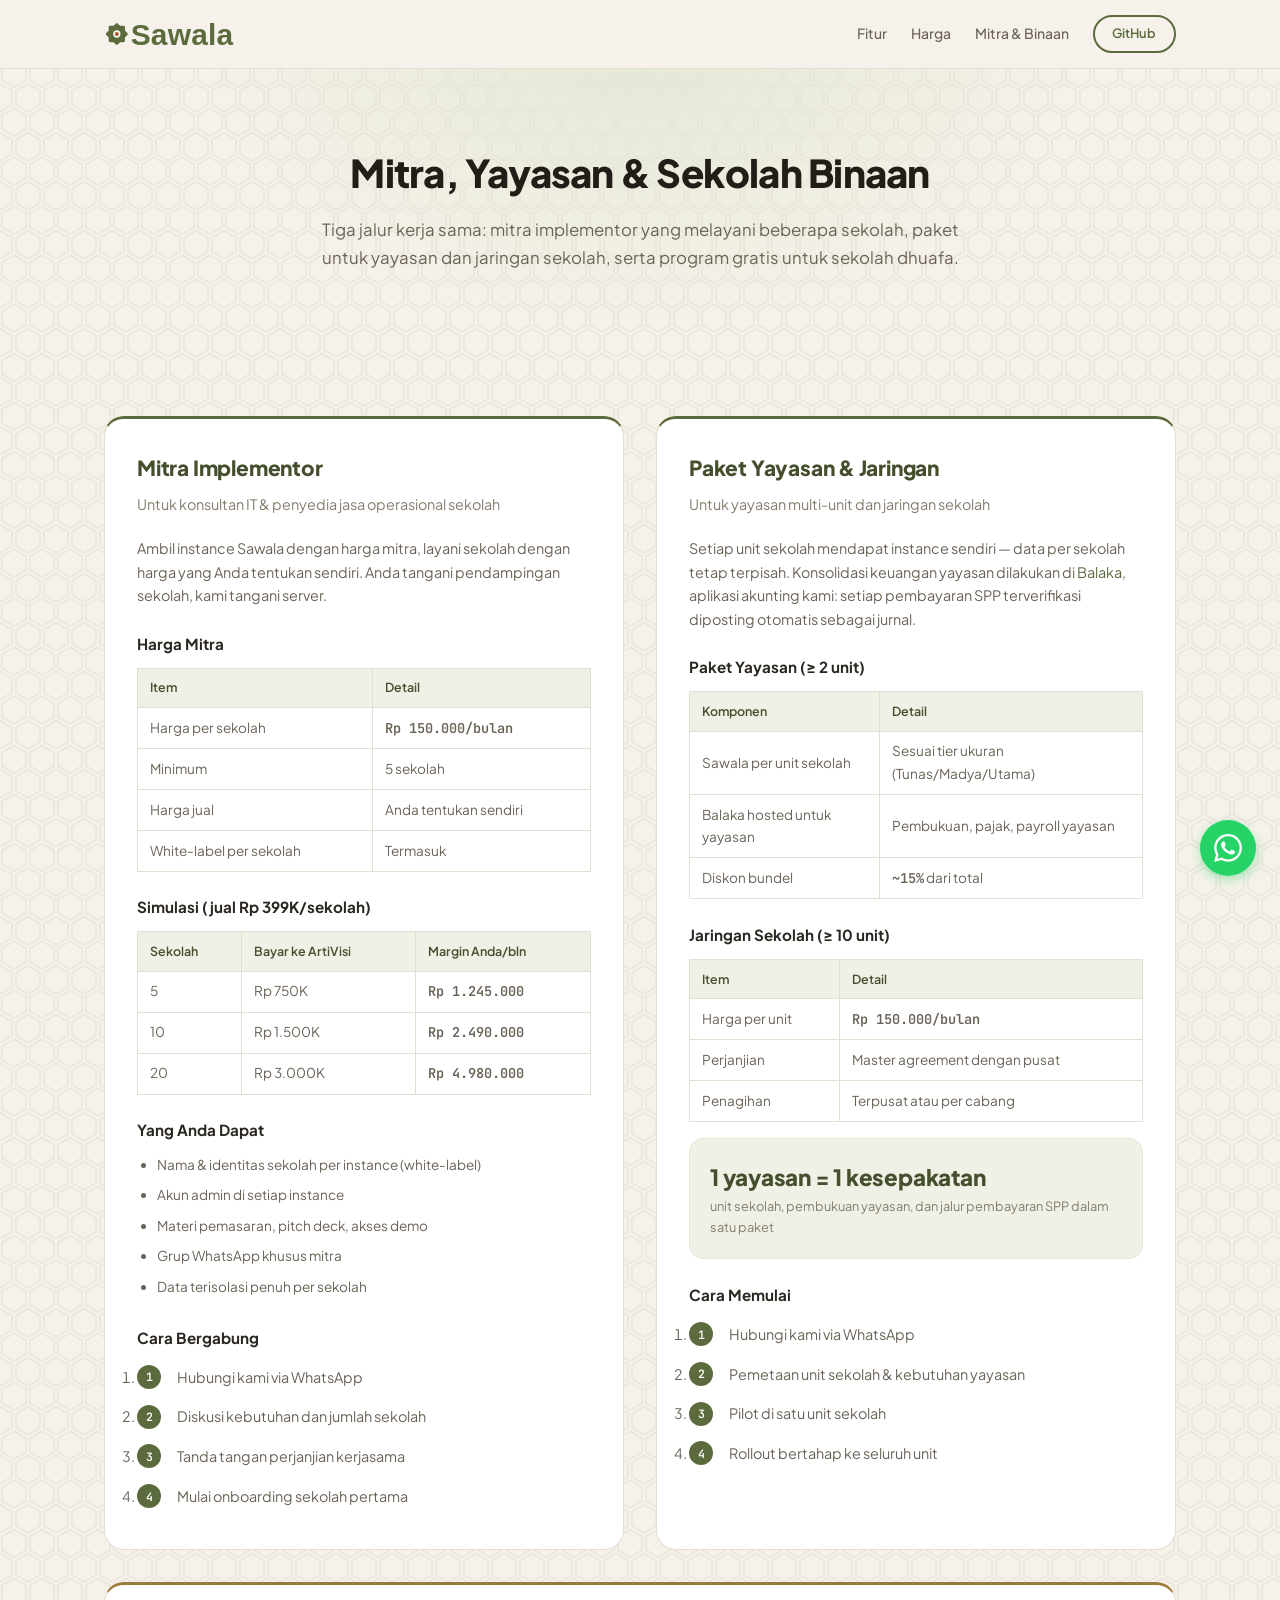
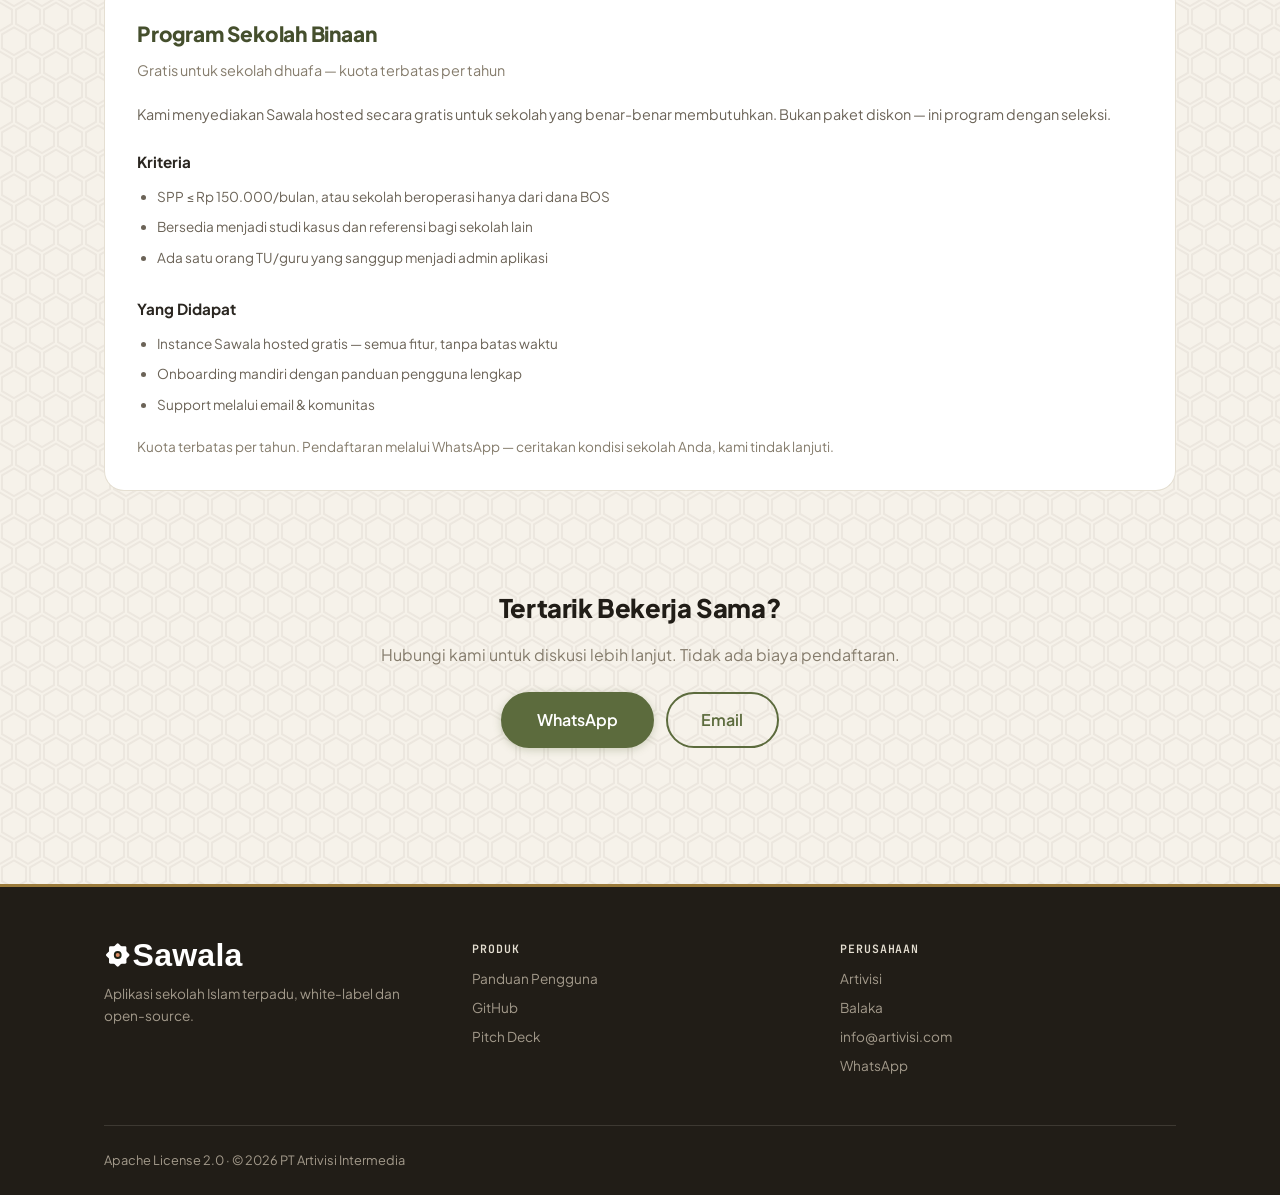
<file: mitra.html>
<!DOCTYPE html>
<html lang="id">
<head>
<meta charset="UTF-8">
<meta name="viewport" content="width=device-width, initial-scale=1.0">
<title>Mitra, Yayasan & Sekolah Binaan — Sawala</title>
<meta name="description" content="Program mitra implementor, paket yayasan & jaringan sekolah, dan Program Sekolah Binaan untuk Sawala.">
<link rel="icon" type="image/svg+xml" href="favicon.svg">
<link rel="preconnect" href="https://fonts.googleapis.com">
<link rel="preconnect" href="https://fonts.gstatic.com" crossorigin>
<link href="https://fonts.googleapis.com/css2?family=Plus+Jakarta+Sans:wght@400;500;600;700;800&family=JetBrains+Mono:wght@500;600&display=swap" rel="stylesheet">
<link rel="stylesheet" href="style.css">
<style>
  /* Page-specific styles — built on the shared warm-ink tokens */
  .ref-hero {
    position: relative;
    padding: 4.5rem 0 3.5rem;
    text-align: center;
    overflow: hidden;
  }
  .ref-hero::before {
    content: '';
    position: absolute;
    inset: 0;
    background:
      radial-gradient(640px 420px at 50% -10%, var(--brand-100) 0%, rgba(228,232,213,0) 70%);
    pointer-events: none;
  }
  .ref-hero > .container { position: relative; }
  .ref-hero h1 {
    font-size: clamp(1.7rem, 3.5vw, 2.4rem);
    font-weight: 800;
    letter-spacing: -0.02em;
    color: var(--slate-900);
    margin-bottom: 0.75rem;
  }
  .ref-hero p { font-size: 1.05rem; color: var(--slate-600); max-width: 640px; margin: 0 auto; }

  .program-grid {
    display: grid;
    grid-template-columns: 1fr 1fr;
    gap: 2rem;
    margin-bottom: 3rem;
  }
  .program-card {
    background: var(--surface);
    border: 1px solid var(--line);
    border-radius: var(--radius-lg);
    border-top: 3px solid var(--brand);
    padding: 2rem;
    transition: box-shadow 0.25s ease, transform 0.25s ease;
  }
  .program-card:hover { box-shadow: var(--shadow-lg); transform: translateY(-3px); }
  .program-card.full { grid-column: 1 / -1; border-top-color: var(--gold); }
  .program-card h2 {
    font-size: 1.3rem;
    font-weight: 800;
    letter-spacing: -0.01em;
    color: var(--brand-dark);
    margin-bottom: 0.5rem;
  }
  .program-card .subtitle { font-size: 0.9rem; color: var(--slate-500); margin-bottom: 1.25rem; }
  .program-card h3 { font-size: 0.95rem; font-weight: 700; color: var(--slate-800); margin: 1.4rem 0 0.5rem; }

  .commission-table { width: 100%; border-collapse: collapse; margin: 0.75rem 0; font-size: 0.85rem; }
  .commission-table th, .commission-table td { padding: 0.55rem 0.75rem; text-align: left; border: 1px solid var(--line); }
  .commission-table th {
    background: var(--brand-50);
    font-weight: 600;
    font-size: 0.78rem;
    color: var(--brand-dark);
  }
  .commission-table td { color: var(--slate-600); }
  .commission-table strong { font-family: var(--font-mono); font-weight: 600; font-variant-numeric: tabular-nums; }

  .highlight-box {
    background: var(--brand-50);
    border: 1px solid var(--brand-100);
    border-radius: var(--radius);
    padding: 1.25rem;
    margin: 1rem 0;
  }
  .highlight-box .amount { font-size: 1.4rem; font-weight: 800; letter-spacing: -0.01em; color: var(--brand-dark); }
  .highlight-box .label { font-size: 0.8rem; color: var(--slate-500); }

  .steps-list { counter-reset: step; padding: 0; }
  .steps-list li {
    counter-increment: step;
    padding: 0.5rem 0 0.5rem 2.5rem;
    position: relative;
    font-size: 0.9rem;
    color: var(--slate-600);
  }
  .steps-list li::before {
    content: counter(step);
    position: absolute;
    left: 0;
    top: 0.45rem;
    width: 24px;
    height: 24px;
    background: var(--brand);
    color: white;
    border-radius: 50%;
    font-family: var(--font-mono);
    font-size: 0.72rem;
    font-weight: 600;
    display: flex;
    align-items: center;
    justify-content: center;
  }

  .ref-cta {
    text-align: center;
    padding: 3rem 0;
  }
  .ref-cta h2 { font-size: 1.6rem; font-weight: 800; letter-spacing: -0.015em; color: var(--slate-900); margin-bottom: 0.75rem; }
  .ref-cta p { color: var(--slate-500); margin-bottom: 1.5rem; }

  @media (max-width: 768px) {
    .program-grid { grid-template-columns: 1fr; }
  }

  /* Dark mode: tokens flip in style.css; only page-specific accents remain */
  @media (prefers-color-scheme: dark) {
    .ref-hero::before {
      background: radial-gradient(640px 420px at 50% -10%, rgba(51,59,32,0.55) 0%, rgba(51,59,32,0) 70%);
    }
    .program-card { border-top-color: #74874E; }
    .program-card.full { border-top-color: #B89A5C; }
    .program-card h2 { color: #A9B87F; }
    .commission-table th { color: #BCCA93; }
    .highlight-box .amount { color: #BCCA93; }
  }
</style>
</head>
<body>

<!-- Nav (same as main site) -->
<nav class="nav">
  <div class="container nav-inner">
    <a href="/" class="nav-logo">
      <img src="logo-full.svg" alt="Sawala" height="32" class="logo-light">
      <img src="logo-full-dark.svg" alt="Sawala" height="32" class="logo-dark">
    </a>
    <div class="nav-links">
      <a href="/#features">Fitur</a>
      <a href="/#pricing">Harga</a>
      <a href="/mitra.html">Mitra & Binaan</a>
      <a href="https://github.com/artivisi/sawala" class="btn btn-sm btn-outline">GitHub</a>
    </div>
    <button class="nav-menu-btn" onclick="toggleMenu()" aria-label="Menu">
      <svg width="24" height="24" fill="none" stroke="currentColor" stroke-width="2"><path d="M4 6h16M4 12h16M4 18h16"/></svg>
    </button>
  </div>
  <div class="nav-mobile" id="mobile-menu">
    <a href="/#features" onclick="toggleMenu()">Fitur</a>
    <a href="/#pricing" onclick="toggleMenu()">Harga</a>
    <a href="/mitra.html" onclick="toggleMenu()">Mitra & Binaan</a>
    <a href="https://github.com/artivisi/sawala" class="btn btn-sm btn-outline">GitHub</a>
  </div>
</nav>

<!-- Hero -->
<header class="ref-hero">
  <div class="container">
    <h1>Mitra, Yayasan & Sekolah Binaan</h1>
    <p>Tiga jalur kerja sama: mitra implementor yang melayani beberapa sekolah, paket untuk yayasan dan jaringan sekolah, serta program gratis untuk sekolah dhuafa.</p>
  </div>
</header>

<!-- Programs -->
<section class="section">
  <div class="container">
    <div class="program-grid">

      <!-- Mitra Implementor -->
      <div class="program-card">
        <h2>Mitra Implementor</h2>
        <p class="subtitle">Untuk konsultan IT & penyedia jasa operasional sekolah</p>

        <p style="font-size:0.9rem;color:var(--slate-600);">Ambil instance Sawala dengan harga mitra, layani sekolah dengan harga yang Anda tentukan sendiri. Anda tangani pendampingan sekolah, kami tangani server.</p>

        <h3>Harga Mitra</h3>
        <table class="commission-table">
          <tr><th>Item</th><th>Detail</th></tr>
          <tr><td>Harga per sekolah</td><td><strong>Rp 150.000/bulan</strong></td></tr>
          <tr><td>Minimum</td><td>5 sekolah</td></tr>
          <tr><td>Harga jual</td><td>Anda tentukan sendiri</td></tr>
          <tr><td>White-label per sekolah</td><td>Termasuk</td></tr>
        </table>

        <h3>Simulasi (jual Rp 399K/sekolah)</h3>
        <table class="commission-table">
          <tr><th>Sekolah</th><th>Bayar ke ArtiVisi</th><th>Margin Anda/bln</th></tr>
          <tr><td>5</td><td>Rp 750K</td><td><strong>Rp 1.245.000</strong></td></tr>
          <tr><td>10</td><td>Rp 1.500K</td><td><strong>Rp 2.490.000</strong></td></tr>
          <tr><td>20</td><td>Rp 3.000K</td><td><strong>Rp 4.980.000</strong></td></tr>
        </table>

        <h3>Yang Anda Dapat</h3>
        <ul style="font-size:0.85rem;color:var(--slate-600);padding-left:1.25rem;">
          <li style="padding:0.25rem 0;list-style:disc;">Nama & identitas sekolah per instance (white-label)</li>
          <li style="padding:0.25rem 0;list-style:disc;">Akun admin di setiap instance</li>
          <li style="padding:0.25rem 0;list-style:disc;">Materi pemasaran, pitch deck, akses demo</li>
          <li style="padding:0.25rem 0;list-style:disc;">Grup WhatsApp khusus mitra</li>
          <li style="padding:0.25rem 0;list-style:disc;">Data terisolasi penuh per sekolah</li>
        </ul>

        <h3>Cara Bergabung</h3>
        <ol class="steps-list">
          <li>Hubungi kami via WhatsApp</li>
          <li>Diskusi kebutuhan dan jumlah sekolah</li>
          <li>Tanda tangan perjanjian kerjasama</li>
          <li>Mulai onboarding sekolah pertama</li>
        </ol>
      </div>

      <!-- Yayasan & Jaringan -->
      <div class="program-card">
        <h2>Paket Yayasan & Jaringan</h2>
        <p class="subtitle">Untuk yayasan multi-unit dan jaringan sekolah</p>

        <p style="font-size:0.9rem;color:var(--slate-600);">Setiap unit sekolah mendapat instance sendiri — data per sekolah tetap terpisah. Konsolidasi keuangan yayasan dilakukan di <a href="https://balaka.id">Balaka</a>, aplikasi akunting kami: setiap pembayaran SPP terverifikasi diposting otomatis sebagai jurnal.</p>

        <h3>Paket Yayasan (≥ 2 unit)</h3>
        <table class="commission-table">
          <tr><th>Komponen</th><th>Detail</th></tr>
          <tr><td>Sawala per unit sekolah</td><td>Sesuai tier ukuran (Tunas/Madya/Utama)</td></tr>
          <tr><td>Balaka hosted untuk yayasan</td><td>Pembukuan, pajak, payroll yayasan</td></tr>
          <tr><td>Diskon bundel</td><td><strong>~15%</strong> dari total</td></tr>
        </table>

        <h3>Jaringan Sekolah (≥ 10 unit)</h3>
        <table class="commission-table">
          <tr><th>Item</th><th>Detail</th></tr>
          <tr><td>Harga per unit</td><td><strong>Rp 150.000/bulan</strong></td></tr>
          <tr><td>Perjanjian</td><td>Master agreement dengan pusat</td></tr>
          <tr><td>Penagihan</td><td>Terpusat atau per cabang</td></tr>
        </table>

        <div class="highlight-box">
          <div class="amount">1 yayasan = 1 kesepakatan</div>
          <div class="label">unit sekolah, pembukuan yayasan, dan jalur pembayaran SPP dalam satu paket</div>
        </div>

        <h3>Cara Memulai</h3>
        <ol class="steps-list">
          <li>Hubungi kami via WhatsApp</li>
          <li>Pemetaan unit sekolah & kebutuhan yayasan</li>
          <li>Pilot di satu unit sekolah</li>
          <li>Rollout bertahap ke seluruh unit</li>
        </ol>
      </div>

      <!-- Sekolah Binaan -->
      <div class="program-card full">
        <h2>Program Sekolah Binaan</h2>
        <p class="subtitle">Gratis untuk sekolah dhuafa — kuota terbatas per tahun</p>

        <p style="font-size:0.9rem;color:var(--slate-600);">Kami menyediakan Sawala hosted secara gratis untuk sekolah yang benar-benar membutuhkan. Bukan paket diskon — ini program dengan seleksi.</p>

        <h3>Kriteria</h3>
        <ul style="font-size:0.85rem;color:var(--slate-600);padding-left:1.25rem;">
          <li style="padding:0.25rem 0;list-style:disc;">SPP ≤ Rp 150.000/bulan, atau sekolah beroperasi hanya dari dana BOS</li>
          <li style="padding:0.25rem 0;list-style:disc;">Bersedia menjadi studi kasus dan referensi bagi sekolah lain</li>
          <li style="padding:0.25rem 0;list-style:disc;">Ada satu orang TU/guru yang sanggup menjadi admin aplikasi</li>
        </ul>

        <h3>Yang Didapat</h3>
        <ul style="font-size:0.85rem;color:var(--slate-600);padding-left:1.25rem;">
          <li style="padding:0.25rem 0;list-style:disc;">Instance Sawala hosted gratis — semua fitur, tanpa batas waktu</li>
          <li style="padding:0.25rem 0;list-style:disc;">Onboarding mandiri dengan panduan pengguna lengkap</li>
          <li style="padding:0.25rem 0;list-style:disc;">Support melalui email & komunitas</li>
        </ul>

        <p style="font-size:0.85rem;color:var(--slate-500);margin-top:1rem;">Kuota terbatas per tahun. Pendaftaran melalui WhatsApp — ceritakan kondisi sekolah Anda, kami tindak lanjuti.</p>
      </div>

    </div>

    <!-- CTA -->
    <div class="ref-cta">
      <h2>Tertarik Bekerja Sama?</h2>
      <p>Hubungi kami untuk diskusi lebih lanjut. Tidak ada biaya pendaftaran.</p>
      <div style="display:flex;gap:0.75rem;justify-content:center;flex-wrap:wrap;">
        <a href="https://wa.me/6281298000468?text=Halo,%20saya%20tertarik%20program%20kerja%20sama%20Sawala" class="btn btn-primary btn-lg">WhatsApp</a>
        <a href="mailto:info@artivisi.com?subject=Kerja%20Sama%20Sawala" class="btn btn-outline btn-lg">Email</a>
      </div>
    </div>
  </div>
</section>

<!-- Footer (same as main site) -->
<footer class="footer">
  <div class="container footer-inner">
    <div class="footer-brand">
      <img src="logo-full-dark.svg" alt="Sawala" height="28">
      <p>Aplikasi sekolah Islam terpadu, white-label dan open-source.</p>
    </div>
    <div class="footer-links">
      <div>
        <h4>Produk</h4>
        <a href="https://artivisi.com/sawala/">Panduan Pengguna</a>
        <a href="https://github.com/artivisi/sawala">GitHub</a>
        <a href="/pitch.html">Pitch Deck</a>
      </div>
      <div>
        <h4>Perusahaan</h4>
        <a href="https://artivisi.com">Artivisi</a>
        <a href="https://balaka.id">Balaka</a>
        <a href="mailto:info@artivisi.com">info@artivisi.com</a>
        <a href="https://wa.me/6281298000468">WhatsApp</a>
      </div>
    </div>
    <div class="footer-bottom">
      <p>Apache License 2.0 &middot; &copy; 2026 <a href="https://artivisi.com">PT Artivisi Intermedia</a></p>
    </div>
  </div>
</footer>

<a href="https://wa.me/6281298000468?text=Halo,%20saya%20tertarik%20program%20kerja%20sama%20Sawala" class="wa-float" aria-label="Chat WhatsApp">
  <svg width="28" height="28" viewBox="0 0 24 24" fill="white"><path d="M17.472 14.382c-.297-.149-1.758-.867-2.03-.967-.273-.099-.471-.148-.67.15-.197.297-.767.966-.94 1.164-.173.199-.347.223-.644.075-.297-.15-1.255-.463-2.39-1.475-.883-.788-1.48-1.761-1.653-2.059-.173-.297-.018-.458.13-.606.134-.133.298-.347.446-.52.149-.174.198-.298.298-.497.099-.198.05-.371-.025-.52-.075-.149-.669-1.612-.916-2.207-.242-.579-.487-.5-.669-.51-.173-.008-.371-.01-.57-.01-.198 0-.52.074-.792.372-.272.297-1.04 1.016-1.04 2.479 0 1.462 1.065 2.875 1.213 3.074.149.198 2.096 3.2 5.077 4.487.709.306 1.262.489 1.694.625.712.227 1.36.195 1.871.118.571-.085 1.758-.719 2.006-1.413.248-.694.248-1.289.173-1.413-.074-.124-.272-.198-.57-.347m-5.421 7.403h-.004a9.87 9.87 0 01-5.031-1.378l-.361-.214-3.741.982.998-3.648-.235-.374a9.86 9.86 0 01-1.51-5.26c.001-5.45 4.436-9.884 9.888-9.884 2.64 0 5.122 1.03 6.988 2.898a9.825 9.825 0 012.893 6.994c-.003 5.45-4.437 9.884-9.885 9.884m8.413-18.297A11.815 11.815 0 0012.05 0C5.495 0 .16 5.335.157 11.892c0 2.096.547 4.142 1.588 5.945L.057 24l6.305-1.654a11.882 11.882 0 005.683 1.448h.005c6.554 0 11.89-5.335 11.893-11.893a11.821 11.821 0 00-3.48-8.413z"/></svg>
</a>

<script>
function toggleMenu() {
  document.getElementById('mobile-menu').classList.toggle('open');
}

// Scroll reveal — skipped entirely when the user prefers reduced motion
if (matchMedia('(prefers-reduced-motion: no-preference)').matches && 'IntersectionObserver' in window) {
  const io = new IntersectionObserver(entries => {
    entries.forEach(e => {
      if (e.isIntersecting) { e.target.classList.add('in'); io.unobserve(e.target); }
    });
  }, { rootMargin: '0px 0px -8% 0px' });
  document.querySelectorAll('.program-card').forEach(el => {
    const i = [...el.parentElement.children].indexOf(el);
    el.style.setProperty('--reveal-delay', Math.min(i * 40, 200) + 'ms');
    el.classList.add('reveal');
    io.observe(el);
  });
}
</script>
</body>
</html>
</file>
<file: style.css>
/* ============================================================
   Sawala product site — olive earth-tone design system.
   Tokens mirror the product app's design tokens (olive palette,
   warm ink scale, mihrab-arch motif, JetBrains Mono numerals).
   Legacy --slate-* names are kept but remapped to warm inks so
   page-level styles keep working.
   ============================================================ */
:root {
  /* Brand */
  --brand: #5C6B3D;
  --brand-light: #74874E;
  --brand-dark: #454F2D;
  --brand-50: #EFF1E6;
  --brand-100: #E4E8D5;
  --accent: #B5562F;
  --accent-dark: #93431F;
  --gold: #9B7B3B;

  /* Surfaces */
  --bg: #F6F2EA;
  --surface: #FFFFFF;
  --surface-alt: #F0EBDF;
  --line: #E5DFD2;

  /* Warm ink scale (legacy slate names) */
  --slate-50: #FBF9F4;
  --slate-100: #F0EBDF;
  --slate-200: #E5DFD2;
  --slate-300: #D4CCBA;
  --slate-400: #A39A8B;
  --slate-500: #857C6C;
  --slate-600: #6B6357;
  --slate-700: #4D463C;
  --slate-800: #2A2620;
  --slate-900: #211D17;

  /* Type */
  --font-sans: 'Plus Jakarta Sans', system-ui, -apple-system, sans-serif;
  --font-mono: 'JetBrains Mono', ui-monospace, SFMono-Regular, Menlo, Consolas, monospace;

  /* Shape & depth (warm-tinted shadows) */
  --radius-lg: 20px;
  --radius: 14px;
  --radius-sm: 9px;
  --shadow: 0 1px 3px rgba(42,38,32,0.07), 0 4px 14px rgba(42,38,32,0.05);
  --shadow-lg: 0 2px 6px rgba(42,38,32,0.06), 0 18px 44px -14px rgba(42,38,32,0.22);
}

/* ===== Reset & base ===== */
*, *::before, *::after { box-sizing: border-box; margin: 0; padding: 0; }
html { scroll-behavior: smooth; scroll-padding-top: 5rem; }
body {
  font-family: var(--font-sans);
  color: var(--slate-800);
  line-height: 1.65;
  background-color: var(--bg);
  background-image: url("data:image/svg+xml,%3Csvg xmlns='http://www.w3.org/2000/svg' width='28' height='49' viewBox='0 0 28 49'%3E%3Cg fill-rule='evenodd'%3E%3Cg fill='%23a39a8b' fill-opacity='0.12'%3E%3Cpath d='M13.99 9.25l13 7.5v15l-13 7.5L1 31.75v-15l12.99-7.5zM3 17.9v12.7l10.99 6.34 11-6.35V17.9l-11-6.34L3 17.9zM0 15l12.98-7.5V0h-2v6.35L0 12.69v2.3zm0 18.5L12.98 41v8h-2v-6.85L0 35.81v-2.3zM15 0v7.5L27.99 15H28v-2.31h-.01L17 6.35V0h-2zm0 49v-8l12.99-7.5H28v2.31h-.01L17 42.15V49h-2z'/%3E%3C/g%3E%3C/g%3E%3C/svg%3E");
  -webkit-font-smoothing: antialiased;
  text-rendering: optimizeLegibility;
}
img { max-width: 100%; height: auto; display: block; }
a { color: var(--brand); text-decoration: none; }
a:hover { color: var(--brand-light); }
ul { list-style: none; }
::selection { background: var(--brand-100); color: var(--slate-900); }

/* Accessibility: visible focus, calm motion on request */
:focus-visible {
  outline: 2px solid var(--brand);
  outline-offset: 2px;
  border-radius: var(--radius-sm);
}
@media (prefers-reduced-motion: reduce) {
  html { scroll-behavior: auto; }
  *, *::before, *::after { transition: none !important; animation: none !important; }
}

/* ===== Layout ===== */
.container {
  max-width: 1120px;
  margin: 0 auto;
  padding: 0 1.5rem;
}

/* ===== Buttons ===== */
.btn {
  display: inline-flex;
  align-items: center;
  justify-content: center;
  padding: 0.65rem 1.6rem;
  border-radius: 999px;
  font-family: inherit;
  font-size: 0.9rem;
  font-weight: 600;
  cursor: pointer;
  transition: background-color 0.2s ease, border-color 0.2s ease, color 0.2s ease,
              box-shadow 0.2s ease, transform 0.2s ease;
  border: 2px solid transparent;
}
.btn:active { transform: translateY(1px); }
.btn-primary {
  background: var(--brand);
  color: white;
  border-color: var(--brand);
  box-shadow: 0 2px 8px rgba(92,107,61,0.28);
}
.btn-primary:hover {
  background: var(--brand-light);
  border-color: var(--brand-light);
  color: white;
  box-shadow: 0 4px 14px rgba(92,107,61,0.34);
}
.btn-outline {
  background: transparent;
  color: var(--brand);
  border-color: var(--brand);
}
.btn-outline:hover { background: var(--brand-50); color: var(--brand-dark); }
.btn-sm { padding: 0.4rem 1.1rem; font-size: 0.8rem; }
.btn-lg { padding: 0.8rem 2.1rem; font-size: 1rem; }

/* ===== Nav ===== */
.nav {
  position: sticky;
  top: 0;
  z-index: 100;
  background: rgba(246,242,234,0.86);
  -webkit-backdrop-filter: blur(10px);
  backdrop-filter: blur(10px);
  border-bottom: 1px solid var(--line);
}
.nav-inner {
  display: flex;
  align-items: center;
  justify-content: space-between;
  height: 4.25rem;
}
.nav-logo img { height: 30px; }
.nav-logo .logo-dark { display: none; }
.nav-links {
  display: flex;
  align-items: center;
  gap: 1.5rem;
}
.nav-links a:not(.btn) {
  font-size: 0.875rem;
  font-weight: 500;
  color: var(--slate-600);
  position: relative;
  padding: 0.25rem 0;
}
.nav-links a:not(.btn)::after {
  content: '';
  position: absolute;
  left: 0; right: 100%;
  bottom: 0;
  height: 2px;
  border-radius: 2px;
  background: var(--brand);
  transition: right 0.25s ease;
}
.nav-links a:not(.btn):hover { color: var(--brand-dark); }
.nav-links a:not(.btn):hover::after { right: 0; }
.nav-menu-btn {
  display: none;
  background: none;
  border: none;
  cursor: pointer;
  color: var(--slate-600);
  padding: 0.5rem;
  border-radius: var(--radius-sm);
}
.nav-menu-btn:hover { background: var(--surface-alt); }
.nav-mobile {
  display: none;
  flex-direction: column;
  padding: 1rem 1.5rem 1.25rem;
  border-top: 1px solid var(--line);
  background: var(--bg);
}
.nav-mobile.open { display: flex; }
.nav-mobile a { padding: 0.6rem 0; font-size: 0.95rem; color: var(--slate-600); }
.lang-toggle {
  background: var(--surface);
  border: 1px solid var(--line);
  border-radius: 999px;
  padding: 0.3rem 0.85rem;
  font-size: 0.72rem;
  font-weight: 700;
  font-family: var(--font-mono);
  color: var(--slate-600);
  cursor: pointer;
  letter-spacing: 0.05em;
  transition: background-color 0.2s ease, color 0.2s ease;
}
.lang-toggle:hover { background: var(--surface-alt); color: var(--slate-800); }

@media (max-width: 768px) {
  .nav-links { display: none; }
  .nav-menu-btn { display: block; }
}

/* ===== Hero ===== */
.hero {
  position: relative;
  padding: 5rem 0 4rem;
  overflow: hidden;
}
.hero::before {
  content: '';
  position: absolute;
  inset: 0;
  background:
    radial-gradient(640px 420px at 12% 0%, rgba(228,232,213,0.9) 0%, rgba(228,232,213,0) 70%),
    radial-gradient(560px 380px at 95% 15%, rgba(155,123,59,0.14) 0%, rgba(155,123,59,0) 70%);
  pointer-events: none;
}
.hero-inner {
  position: relative;
  display: grid;
  grid-template-columns: 1fr 1.2fr;
  gap: 3.5rem;
  align-items: center;
}
.hero h1 {
  font-size: clamp(2.3rem, 4.5vw, 3.3rem);
  font-weight: 800;
  line-height: 1.12;
  letter-spacing: -0.02em;
  color: var(--slate-900);
  margin-bottom: 1.25rem;
}
.hero-sub {
  font-size: 1.1rem;
  color: var(--slate-600);
  margin-bottom: 2rem;
  max-width: 500px;
}
.hero-actions { display: flex; gap: 0.75rem; flex-wrap: wrap; }
.hero-screenshot { position: relative; }
.hero-screenshot::before {
  /* mihrab-arch glow behind the screenshot */
  content: '';
  position: absolute;
  inset: -2rem -1.5rem auto;
  height: 75%;
  background: linear-gradient(180deg, rgba(92,107,61,0.14) 0%, rgba(92,107,61,0) 100%);
  border-radius: 50% 50% 0 0 / 38% 38% 0 0;
  pointer-events: none;
}
.hero-screenshot img {
  position: relative;
  border-radius: var(--radius-lg);
  box-shadow: var(--shadow-lg);
  border: 1px solid var(--line);
  outline: 6px solid rgba(255,255,255,0.55);
}

@media (max-width: 768px) {
  .hero { padding: 3rem 0 2.5rem; }
  .hero-inner { grid-template-columns: 1fr; gap: 2.25rem; text-align: center; }
  .hero h1 { font-size: 1.9rem; }
  .hero-sub { margin-left: auto; margin-right: auto; }
  .hero-actions { justify-content: center; }
  .hero-screenshot { order: -1; }
}

/* ===== Sections ===== */
.section { padding: 5.5rem 0; }
.section-alt {
  background: var(--surface-alt);
  border-top: 1px solid var(--line);
  border-bottom: 1px solid var(--line);
}
.section-title {
  font-size: clamp(1.6rem, 3vw, 2.1rem);
  font-weight: 800;
  letter-spacing: -0.015em;
  color: var(--slate-900);
  text-align: center;
  margin-bottom: 0.6rem;
}
.section-sub {
  text-align: center;
  color: var(--slate-500);
  max-width: 620px;
  margin: 0 auto 3.25rem;
}

/* ===== Features Grid ===== */
.features-grid {
  display: grid;
  grid-template-columns: repeat(3, 1fr);
  gap: 1.5rem;
}
.feature-card {
  background: var(--surface);
  border: 1px solid var(--line);
  border-radius: var(--radius-lg);
  padding: 1.6rem;
  transition: box-shadow 0.25s ease, transform 0.25s ease, border-color 0.25s ease;
}
.feature-card:hover {
  box-shadow: var(--shadow-lg);
  transform: translateY(-3px);
  border-color: var(--brand-100);
}
.feature-icon {
  /* mihrab arch: rounded top, squared base */
  width: 48px;
  height: 54px;
  background: linear-gradient(180deg, var(--brand-50) 0%, var(--brand-100) 100%);
  border: 1px solid var(--brand-100);
  border-radius: 24px 24px 10px 10px;
  display: flex;
  align-items: center;
  justify-content: center;
  margin-bottom: 1.1rem;
  color: var(--brand);
}
.feature-card h3 {
  font-size: 1.02rem;
  font-weight: 700;
  letter-spacing: -0.01em;
  margin-bottom: 0.5rem;
  color: var(--slate-900);
}
.feature-card > p {
  font-size: 0.86rem;
  color: var(--slate-500);
  margin-bottom: 1.1rem;
}
.feature-screenshot {
  border-radius: var(--radius-sm);
  border: 1px solid var(--line);
  box-shadow: var(--shadow);
}

@media (max-width: 900px) { .features-grid { grid-template-columns: repeat(2, 1fr); } }
@media (max-width: 600px) { .features-grid { grid-template-columns: 1fr; } }

/* ===== Industry / demo cards ===== */
.industry-grid {
  display: grid;
  grid-template-columns: repeat(4, 1fr);
  gap: 1.5rem;
}
.industry-card {
  background: var(--surface);
  border: 1px solid var(--line);
  border-radius: var(--radius-lg);
  padding: 1.75rem 1.5rem;
  text-align: center;
  display: flex;
  flex-direction: column;
  transition: box-shadow 0.25s ease, transform 0.25s ease, border-color 0.25s ease;
}
.industry-card:hover {
  box-shadow: var(--shadow-lg);
  transform: translateY(-3px);
  border-color: var(--brand-100);
}
/* pin the demo button to the bottom so it aligns across cards of unequal text height */
.industry-demo { margin-top: auto; align-self: center; }
.industry-card p { margin-bottom: 1.25rem; }
.industry-icon {
  width: 58px;
  height: 66px;
  background: linear-gradient(180deg, var(--brand-50) 0%, var(--brand-100) 100%);
  border: 1px solid var(--brand-100);
  border-radius: 29px 29px 12px 12px;
  display: flex;
  align-items: center;
  justify-content: center;
  margin: 0 auto 1.1rem;
  color: var(--brand);
}
.industry-card h3 {
  font-size: 1rem;
  font-weight: 700;
  margin-bottom: 0.5rem;
  color: var(--slate-900);
}
.industry-card p {
  font-size: 0.82rem;
  color: var(--slate-500);
}

@media (max-width: 768px) { .industry-grid { grid-template-columns: repeat(2, 1fr); } }
@media (max-width: 480px) { .industry-grid { grid-template-columns: 1fr !important; } }

/* ===== Architecture Diagram ===== */
.arch-diagram {
  max-width: 620px;
  margin: 0 auto 3rem;
}
.arch-layer {
  background: var(--surface);
  border: 1px solid var(--line);
  border-radius: var(--radius);
  padding: 1rem 1.5rem;
}
.arch-label {
  font-family: var(--font-mono);
  font-size: 0.66rem;
  font-weight: 600;
  text-transform: uppercase;
  letter-spacing: 0.1em;
  color: var(--slate-400);
  margin-bottom: 0.55rem;
}
.arch-items { display: flex; flex-wrap: wrap; gap: 0.5rem; }
.arch-badge {
  display: inline-block;
  padding: 0.3rem 0.8rem;
  border-radius: 999px;
  font-size: 0.8rem;
  font-weight: 500;
  background: var(--brand-50);
  border: 1px solid var(--brand-100);
  color: var(--brand-dark);
}
.arch-badge.accent { background: #F7ECE5; border-color: #EFDACB; color: var(--accent-dark); }
.arch-badge.dark { background: var(--surface-alt); border-color: var(--line); color: var(--slate-700); }
.arch-arrow {
  text-align: center;
  color: var(--slate-300);
  font-size: 1.25rem;
  padding: 0.25rem 0;
}

/* ===== Tech Grid ===== */
.tech-grid {
  display: grid;
  grid-template-columns: repeat(3, 1fr);
  gap: 1.5rem;
}
.tech-card {
  background: var(--surface);
  border: 1px solid var(--line);
  border-radius: var(--radius-lg);
  padding: 1.6rem;
}
.tech-card h3 {
  font-size: 0.98rem;
  font-weight: 700;
  margin-bottom: 0.75rem;
  color: var(--brand-dark);
}
.tech-card ul { padding-left: 0; }
.tech-card li {
  font-size: 0.85rem;
  color: var(--slate-600);
  padding: 0.3rem 0;
  padding-left: 1.25rem;
  position: relative;
}
.tech-card li::before {
  content: '';
  position: absolute;
  left: 0;
  top: 0.72rem;
  width: 7px;
  height: 7px;
  /* 8-point star bullet */
  background: var(--gold);
  clip-path: polygon(50% 0%, 62% 38%, 100% 50%, 62% 62%, 50% 100%, 38% 62%, 0% 50%, 38% 38%);
}

@media (max-width: 768px) { .tech-grid { grid-template-columns: 1fr; } }

/* ===== Security Grid ===== */
.security-grid {
  display: grid;
  grid-template-columns: repeat(3, 1fr);
  gap: 1.5rem;
}
.security-card {
  background: var(--surface);
  border: 1px solid var(--line);
  border-radius: var(--radius-lg);
  padding: 1.6rem;
}
.security-card h3 {
  font-size: 0.98rem;
  font-weight: 700;
  color: var(--brand-dark);
  margin-bottom: 0.75rem;
}
.security-card li {
  font-size: 0.85rem;
  color: var(--slate-600);
  padding: 0.35rem 0;
  padding-left: 1.4rem;
  position: relative;
}
.security-card li::before {
  content: '✓';
  position: absolute;
  left: 0;
  color: var(--accent);
  font-weight: 700;
  font-size: 0.78rem;
}
.badges {
  display: flex;
  flex-wrap: wrap;
  gap: 0.5rem;
}
.badges img { height: 20px; width: auto; display: inline-block; }

@media (max-width: 768px) { .security-grid { grid-template-columns: 1fr; } }

/* ===== Pricing Grid ===== */
.pricing-grid {
  display: grid;
  grid-template-columns: repeat(3, 1fr);
  gap: 1.5rem;
  align-items: stretch;
  margin-bottom: 2rem;
}
.pricing-card {
  background: var(--surface);
  border: 1px solid var(--line);
  border-radius: var(--radius-lg);
  padding: 2rem 1.6rem;
  display: flex;
  flex-direction: column;
  position: relative;
  transition: box-shadow 0.25s ease, transform 0.25s ease;
}
.pricing-card:hover { box-shadow: var(--shadow-lg); transform: translateY(-3px); }
.pricing-card-featured {
  border: 2px solid var(--brand);
  box-shadow: var(--shadow-lg);
}
@media (min-width: 901px) {
  .pricing-card-featured { transform: translateY(-8px); }
  .pricing-card-featured:hover { transform: translateY(-11px); }
}
.pricing-badge {
  position: absolute;
  top: -13px;
  left: 50%;
  transform: translateX(-50%);
  background: linear-gradient(135deg, var(--brand) 0%, var(--brand-dark) 100%);
  color: white;
  font-size: 0.68rem;
  font-weight: 700;
  padding: 0.28rem 1.05rem;
  border-radius: 999px;
  white-space: nowrap;
  text-transform: uppercase;
  letter-spacing: 0.07em;
  box-shadow: 0 2px 8px rgba(92,107,61,0.35);
}
.pricing-header h3 {
  font-size: 1.3rem;
  font-weight: 800;
  letter-spacing: -0.01em;
  color: var(--slate-900);
  margin-bottom: 0.25rem;
}
.pricing-target {
  font-size: 0.8rem;
  color: var(--slate-500);
  margin-bottom: 1.4rem;
}
.pricing-price {
  margin-bottom: 1.5rem;
  padding-bottom: 1.4rem;
  border-bottom: 1px dashed var(--line);
}
.pricing-amount {
  font-family: var(--font-mono);
  font-size: 1.8rem;
  font-weight: 600;
  letter-spacing: -0.02em;
  font-variant-numeric: tabular-nums;
  color: var(--slate-900);
}
.pricing-card-featured .pricing-amount { color: var(--brand-dark); }
.pricing-period {
  font-size: 0.9rem;
  color: var(--slate-500);
  font-weight: 400;
}
.pricing-features {
  flex: 1;
  margin-bottom: 1.5rem;
  padding-left: 0;
}
.pricing-features li {
  font-size: 0.85rem;
  color: var(--slate-600);
  padding: 0.4rem 0;
  padding-left: 1.5rem;
  position: relative;
}
.pricing-features li::before {
  content: '✓';
  position: absolute;
  left: 0;
  color: var(--accent);
  font-weight: 700;
  font-size: 0.85rem;
}
.btn-block {
  display: flex;
  width: 100%;
  text-align: center;
}

.pricing-notes {
  text-align: center;
  margin-bottom: 2.5rem;
}
.pricing-notes p {
  font-size: 0.85rem;
  color: var(--slate-500);
  max-width: 650px;
  margin: 0 auto;
}

.pricing-data-sovereignty {
  background: var(--surface);
  border: 1px solid var(--line);
  border-radius: var(--radius-lg);
  padding: 2rem;
  text-align: center;
}
.pricing-data-sovereignty h3 {
  font-size: 1.1rem;
  font-weight: 800;
  letter-spacing: -0.01em;
  color: var(--slate-900);
  margin-bottom: 1.25rem;
}
.data-points {
  display: flex;
  justify-content: center;
  gap: 2rem;
  flex-wrap: wrap;
}
.data-point {
  display: flex;
  align-items: center;
  gap: 0.5rem;
  font-size: 0.85rem;
  color: var(--slate-600);
}
.data-icon {
  display: flex;
  align-items: center;
  justify-content: center;
  color: var(--brand);
}

/* Pricing form (kept for page-level reuse) */
.pricing-form-wrapper {
  background: var(--surface);
  border: 1px solid var(--line);
  border-radius: var(--radius-lg);
  padding: 2rem;
  margin-top: 2rem;
  max-width: 640px;
  margin-left: auto;
  margin-right: auto;
}
.pricing-form-wrapper h3 {
  font-size: 1.1rem;
  font-weight: 700;
  color: var(--slate-900);
  text-align: center;
  margin-bottom: 0.25rem;
}
.pricing-form-sub {
  font-size: 0.85rem;
  color: var(--slate-500);
  text-align: center;
  margin-bottom: 1.5rem;
}
.pricing-form {
  display: flex;
  flex-direction: column;
  gap: 1rem;
}
.form-row {
  display: grid;
  grid-template-columns: 1fr 1fr;
  gap: 1rem;
}
.form-group {
  display: flex;
  flex-direction: column;
  gap: 0.35rem;
}
.form-group label {
  font-size: 0.8rem;
  font-weight: 600;
  color: var(--slate-700);
}
.form-group input,
.form-group select {
  padding: 0.6rem 0.75rem;
  border: 1px solid var(--slate-300);
  border-radius: var(--radius-sm);
  font-family: inherit;
  font-size: 0.875rem;
  color: var(--slate-800);
  background: var(--surface);
  transition: border-color 0.15s ease, box-shadow 0.15s ease;
}
.form-group input:focus,
.form-group select:focus {
  outline: none;
  border-color: var(--brand);
  box-shadow: 0 0 0 3px var(--brand-100);
}
.form-group input::placeholder {
  color: var(--slate-400);
}

@media (max-width: 900px) {
  .pricing-grid { grid-template-columns: 1fr; max-width: 400px; margin-left: auto; margin-right: auto; }
}
@media (max-width: 600px) {
  .data-points { flex-direction: column; align-items: center; }
  .form-row { grid-template-columns: 1fr; }
}

/* ===== Demo credentials card ===== */
.demo-creds {
  max-width: 580px;
  margin: 2.25rem auto 0;
  padding: 1.4rem 1.5rem 1.5rem;
  background: var(--surface);
  border: 1px solid var(--brand-100);
  border-radius: var(--radius-lg);
  border-top: 3px solid var(--brand);
  box-shadow: var(--shadow);
  text-align: left;
}
.demo-creds-lead {
  margin: 0 0 0.9rem;
  text-align: center;
  color: var(--slate-700);
  font-size: 0.95rem;
}
.demo-creds-table { width: 100%; border-collapse: collapse; font-size: 0.9rem; }
.demo-creds-table th {
  text-align: left;
  padding: 0.35rem 0.6rem;
  border-bottom: 1px solid var(--brand-100);
  color: var(--slate-500);
  font-family: var(--font-mono);
  font-size: 0.66rem;
  font-weight: 600;
  text-transform: uppercase;
  letter-spacing: 0.07em;
}
.demo-creds-table td {
  padding: 0.45rem 0.6rem;
  border-bottom: 1px solid var(--slate-100);
  color: var(--slate-600);
  vertical-align: middle;
}
.demo-creds-table tr:last-child td { border-bottom: none; }
.demo-creds code {
  font-family: var(--font-mono);
  background: var(--brand-50);
  border: 1px solid var(--brand-100);
  border-radius: 6px;
  padding: 0.12rem 0.5rem;
  font-size: 0.82em;
  color: var(--brand-dark);
}
.demo-creds .demo-pass { font-weight: 700; }
.demo-creds-note {
  margin: 0.95rem 0 0;
  text-align: center;
  font-size: 0.82rem;
  color: var(--slate-500);
}

/* ===== WhatsApp Float ===== */
.wa-float {
  position: fixed;
  bottom: 1.5rem;
  right: 1.5rem;
  width: 56px;
  height: 56px;
  background: #25D366;
  border-radius: 50%;
  display: flex;
  align-items: center;
  justify-content: center;
  box-shadow: 0 4px 12px rgba(37, 211, 102, 0.4);
  z-index: 99;
  transition: transform 0.2s ease, box-shadow 0.2s ease;
}
.wa-float:hover {
  transform: scale(1.08);
  box-shadow: 0 6px 16px rgba(37, 211, 102, 0.5);
}

/* ===== CTA ===== */
.cta-section {
  position: relative;
  background: linear-gradient(135deg, var(--brand) 0%, var(--brand-dark) 100%);
  color: white;
  text-align: center;
  overflow: hidden;
}
.cta-section::before {
  /* subtle 8-point star pattern over the brand gradient */
  content: '';
  position: absolute;
  inset: 0;
  background-image: url("data:image/svg+xml,%3Csvg xmlns='http://www.w3.org/2000/svg' width='28' height='49' viewBox='0 0 28 49'%3E%3Cg fill-rule='evenodd'%3E%3Cg fill='%23ffffff' fill-opacity='0.06'%3E%3Cpath d='M13.99 9.25l13 7.5v15l-13 7.5L1 31.75v-15l12.99-7.5zM3 17.9v12.7l10.99 6.34 11-6.35V17.9l-11-6.34L3 17.9zM0 15l12.98-7.5V0h-2v6.35L0 12.69v2.3zm0 18.5L12.98 41v8h-2v-6.85L0 35.81v-2.3zM15 0v7.5L27.99 15H28v-2.31h-.01L17 6.35V0h-2zm0 49v-8l12.99-7.5H28v2.31h-.01L17 42.15V49h-2z'/%3E%3C/g%3E%3C/g%3E%3C/svg%3E");
  pointer-events: none;
}
.cta-inner { position: relative; }
.cta-inner h2 {
  font-size: clamp(1.7rem, 3.2vw, 2.3rem);
  font-weight: 800;
  letter-spacing: -0.015em;
  margin-bottom: 0.75rem;
}
.cta-inner p {
  font-size: 1.05rem;
  opacity: 0.85;
  max-width: 550px;
  margin: 0 auto 2rem;
}
.cta-actions { display: flex; gap: 0.75rem; justify-content: center; flex-wrap: wrap; }
.cta-section .btn-primary {
  background: white;
  color: var(--brand-dark);
  border-color: white;
  box-shadow: 0 4px 14px rgba(0,0,0,0.18);
}
.cta-section .btn-primary:hover { background: var(--brand-50); border-color: var(--brand-50); color: var(--brand-dark); }
.cta-section .btn-outline {
  color: white;
  border-color: rgba(255,255,255,0.45);
}
.cta-section .btn-outline:hover { background: rgba(255,255,255,0.12); color: white; }

/* ===== Footer ===== */
.footer {
  background: var(--slate-900);
  color: var(--slate-400);
  padding: 3.25rem 0 1.5rem;
  border-top: 3px solid var(--gold);
}
.footer-inner {
  display: grid;
  grid-template-columns: 1fr 1fr 1fr;
  gap: 2rem;
  align-items: start;
}
.footer-brand img {
  height: 32px;
  width: auto;
}
.footer-brand p {
  font-size: 0.85rem;
  margin-top: 0.75rem;
  max-width: 300px;
}
.footer-links { display: contents; }
.footer-links > div { display: flex; flex-direction: column; gap: 0.4rem; }
.footer-links h4 {
  font-family: var(--font-mono);
  font-size: 0.72rem;
  font-weight: 600;
  color: var(--slate-200);
  margin-bottom: 0.25rem;
  text-transform: uppercase;
  letter-spacing: 0.08em;
}
.footer-links a {
  font-size: 0.85rem;
  color: var(--slate-400);
  transition: color 0.2s ease;
}
.footer-links a:hover { color: var(--brand-100); }
.footer-bottom {
  grid-column: 1 / -1;
  border-top: 1px solid rgba(229,223,210,0.14);
  padding-top: 1.5rem;
  margin-top: 1rem;
  font-size: 0.8rem;
}
.footer-bottom a { color: var(--slate-400); }
.footer-bottom a:hover { color: var(--brand-100); }

@media (max-width: 768px) {
  .footer-inner { grid-template-columns: 1fr; }
  .footer-links { display: grid; grid-template-columns: 1fr 1fr; gap: 1.5rem; }
}

/* ===== Scroll reveal (JS adds .reveal, then .in; skipped under reduced motion) ===== */
@media (prefers-reduced-motion: no-preference) {
  .reveal {
    opacity: 0;
    transform: translateY(16px);
    transition: opacity 0.55s ease, transform 0.55s ease;
    transition-delay: var(--reveal-delay, 0ms);
  }
  .reveal.in { opacity: 1; transform: none; }
}

/* ===== Dark mode (warm dark, olive tinted) ===== */
@media (prefers-color-scheme: dark) {
  :root {
    --bg: #161310;
    --surface: #1F1B15;
    --surface-alt: #1B1813;
    --line: #322C22;
    --brand-50: #262B17;
    --brand-100: #333B20;
    --slate-100: #262219;
    --slate-200: #322C22;
    --slate-300: #4A4335;
    --slate-400: #807766;
    --slate-500: #998F7C;
    --slate-600: #AFA591;
    --slate-700: #C9BFA9;
    --slate-800: #E2DAC8;
    --slate-900: #EFE9DB;
    --shadow: 0 1px 3px rgba(0,0,0,0.3), 0 4px 14px rgba(0,0,0,0.2);
    --shadow-lg: 0 2px 6px rgba(0,0,0,0.3), 0 18px 44px -14px rgba(0,0,0,0.55);
  }
  body {
    background-image: url("data:image/svg+xml,%3Csvg xmlns='http://www.w3.org/2000/svg' width='28' height='49' viewBox='0 0 28 49'%3E%3Cg fill-rule='evenodd'%3E%3Cg fill='%23ffffff' fill-opacity='0.035'%3E%3Cpath d='M13.99 9.25l13 7.5v15l-13 7.5L1 31.75v-15l12.99-7.5zM3 17.9v12.7l10.99 6.34 11-6.35V17.9l-11-6.34L3 17.9zM0 15l12.98-7.5V0h-2v6.35L0 12.69v2.3zm0 18.5L12.98 41v8h-2v-6.85L0 35.81v-2.3zM15 0v7.5L27.99 15H28v-2.31h-.01L17 6.35V0h-2zm0 49v-8l12.99-7.5H28v2.31h-.01L17 42.15V49h-2z'/%3E%3C/g%3E%3C/g%3E%3C/svg%3E");
  }
  a { color: #A9B87F; }
  a:hover { color: #BCCA93; }
  ::selection { background: #333B20; color: var(--slate-900); }
  :focus-visible { outline-color: #A9B87F; }

  /* Nav */
  .nav { background: rgba(22,19,16,0.86); }
  .nav-links a:not(.btn) { color: var(--slate-600); }
  .nav-links a:not(.btn):hover { color: #BCCA93; }
  .nav-links a:not(.btn)::after { background: #A9B87F; }
  .nav-menu-btn { color: var(--slate-600); }
  .nav-menu-btn:hover { background: var(--surface); }
  .lang-toggle { background: var(--surface); color: var(--slate-600); }
  .lang-toggle:hover { background: var(--slate-100); color: var(--slate-800); }
  .btn-outline { color: #A9B87F; border-color: #74874E; }
  .btn-outline:hover { background: var(--brand-50); color: #BCCA93; }
  .btn-primary { box-shadow: 0 2px 10px rgba(0,0,0,0.4); }

  /* Nav logo: hide light, show dark */
  .nav-logo .logo-light { display: none; }
  .nav-logo .logo-dark { display: block; }

  /* Hero */
  .hero::before {
    background:
      radial-gradient(640px 420px at 12% 0%, rgba(51,59,32,0.55) 0%, rgba(51,59,32,0) 70%),
      radial-gradient(560px 380px at 95% 15%, rgba(155,123,59,0.12) 0%, rgba(155,123,59,0) 70%);
  }
  .hero h1 { color: var(--slate-900); }
  .hero-screenshot img { outline-color: rgba(255,255,255,0.06); }
  .hero-screenshot::before { background: linear-gradient(180deg, rgba(116,135,78,0.16) 0%, rgba(116,135,78,0) 100%); }

  /* Cards & icons */
  .feature-card:hover,
  .industry-card:hover { border-color: var(--brand-100); }
  .feature-icon, .industry-icon {
    background: linear-gradient(180deg, #262B17 0%, #2C3319 100%);
    border-color: #333B20;
    color: #A9B87F;
  }

  /* Architecture diagram */
  .arch-badge { background: var(--brand-50); border-color: var(--brand-100); color: #BCCA93; }
  .arch-badge.accent { background: #2E1A12; border-color: #3F2417; color: #D98A64; }
  .arch-badge.dark { background: var(--slate-100); border-color: var(--line); color: var(--slate-600); }
  .arch-arrow { color: var(--slate-300); }

  /* Tech / security */
  .tech-card h3, .security-card h3 { color: #A9B87F; }
  .tech-card li::before { background: #B89A5C; }

  /* Pricing */
  .pricing-card-featured { border-color: #74874E; }
  .pricing-badge { box-shadow: 0 2px 10px rgba(0,0,0,0.4); }
  .pricing-card-featured .pricing-amount { color: #BCCA93; }
  .pricing-price { border-bottom-color: var(--line); }

  /* Demo credentials */
  .demo-creds { border-top-color: #74874E; }
  .demo-creds code { color: #BCCA93; }

  /* Forms */
  .form-group input,
  .form-group select { background: var(--slate-100); border-color: var(--slate-300); color: var(--slate-800); }
  .form-group input::placeholder { color: var(--slate-400); }
  .form-group input:focus,
  .form-group select:focus { border-color: #A9B87F; box-shadow: 0 0 0 3px rgba(169,184,127,0.18); }

  /* CTA — keep brand gradient, just adjust outline btn */
  .cta-section .btn-primary { background: var(--slate-900); color: var(--brand-dark); border-color: var(--slate-900); }
  .cta-section .btn-primary:hover { background: #FFFFFF; border-color: #FFFFFF; }
  .cta-section .btn-outline { color: white; border-color: rgba(255,255,255,0.45); }
  .cta-section .btn-outline:hover { background: rgba(255,255,255,0.12); color: white; }

  /* Footer — deepen below page background */
  .footer { background: #100E0B; border-top-color: #6E5829; }
  .footer-links h4 { color: var(--slate-700); }
  .footer-links a:hover { color: #BCCA93; }
}
</file>
